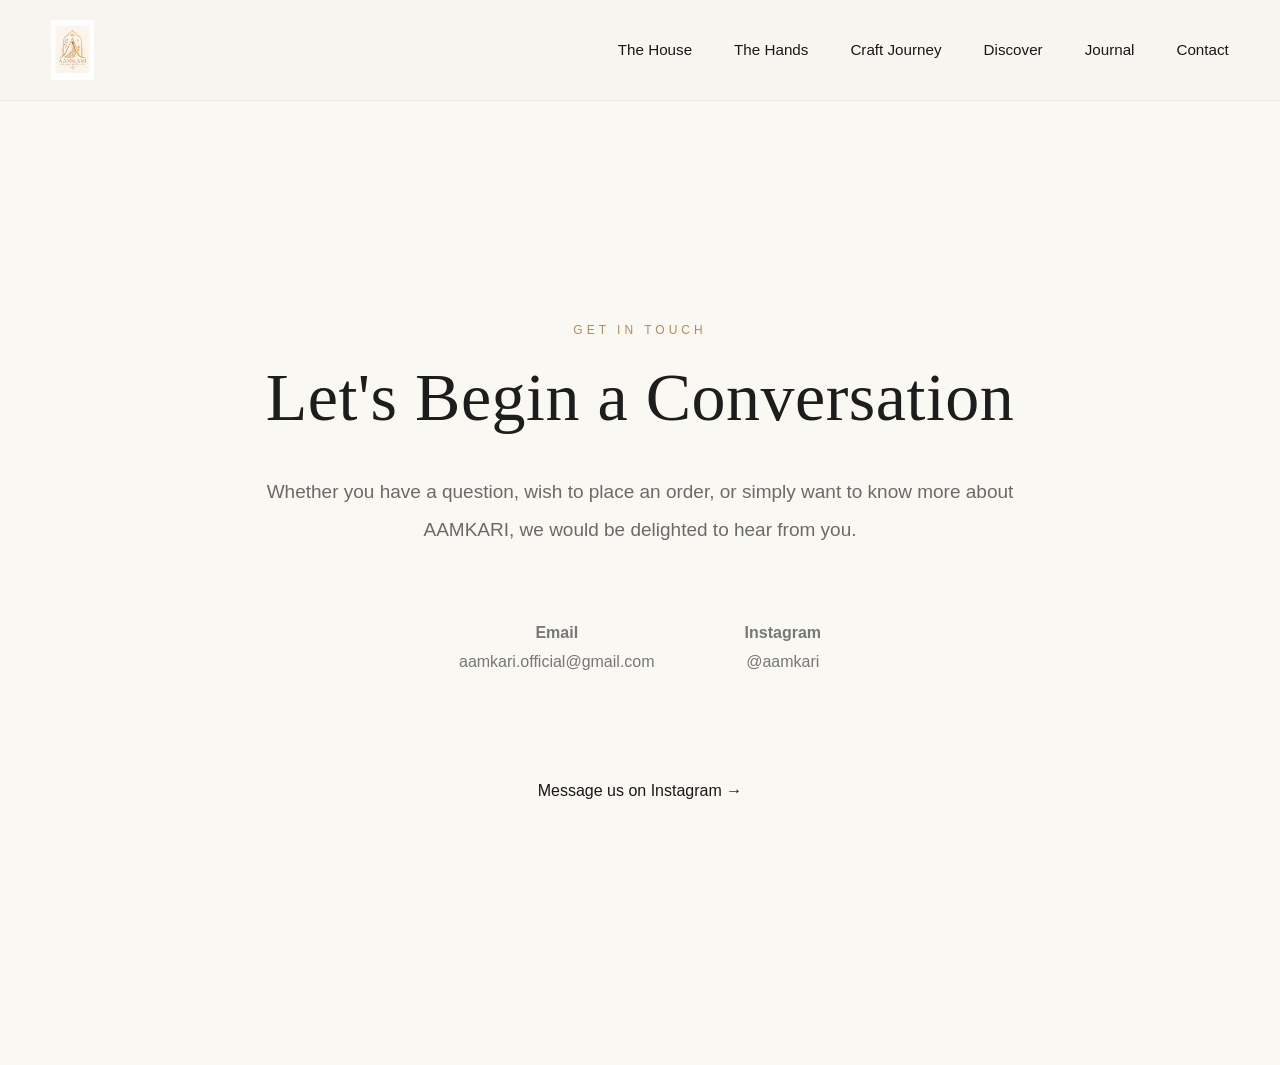
<file: contact.html>
<!DOCTYPE html>
<html lang="en">

<head>

<meta charset="UTF-8">

<meta name="viewport" content="width=device-width, initial-scale=1.0">

<title>Contact | AAMKARI</title>

<link rel="stylesheet" href="style.css">

</head>

<body>

<header class="navbar">

<div class="container nav-container">

<a href="#" class="logo">

<img
src="assets/logo/aamkari-logo.jpg"
alt="AAMKARI Logo">

</a>

<nav class="desktop-nav">

<ul>

<li><a href="about.html" class="active">The House</a></li>

<li><a href="#artisans">The Hands</a></li>

<li><a href="#craft">Craft Journey</a></li>

<li><a href="https://instagram.com/aamkari" target="_blank">Discover</a></li>

<li><a href="#journal">Journal</a></li>

<li><a href="#contact">Contact</a></li>

</ul>

</nav>

<button
class="menu-btn"
id="menuBtn">

<span></span>

<span></span>

<span></span>

</button>

</div>

</header>

<div class="mobile-menu" id="mobileMenu">

<nav>

<a href="about.html">The House</a>

<a href="#artisans">The Hands</a>

<a href="#craft">Craft Journey</a>

<a href="https://instagram.com/aamkari.com" target="_blank">Collections</a>

<a href="#journal">Journal</a>

<a href="#contact">Contact</a>

</nav>

</div> 


<main class="contact-page">

<section class="contact-hero">

<p class="story-label">GET IN TOUCH</p>

<h1>Let's Begin a Conversation</h1>

<p class="contact-text">
Whether you have a question, wish to place an order,
or simply want to know more about AAMKARI,
we would be delighted to hear from you.
</p>

<div class="contact-details">

<p><strong>Email</strong><br>
aamkari.official@gmail.com</p>

<p><strong>Instagram</strong><br>
@aamkari</p>


</div>

<a href="https://instagram.com/aamkari"
target="_blank"
class="discover-btn">
Message us on Instagram →
</a>

</section>

</main>


<script src="script.js"></script>

</body>

</html>
</file>
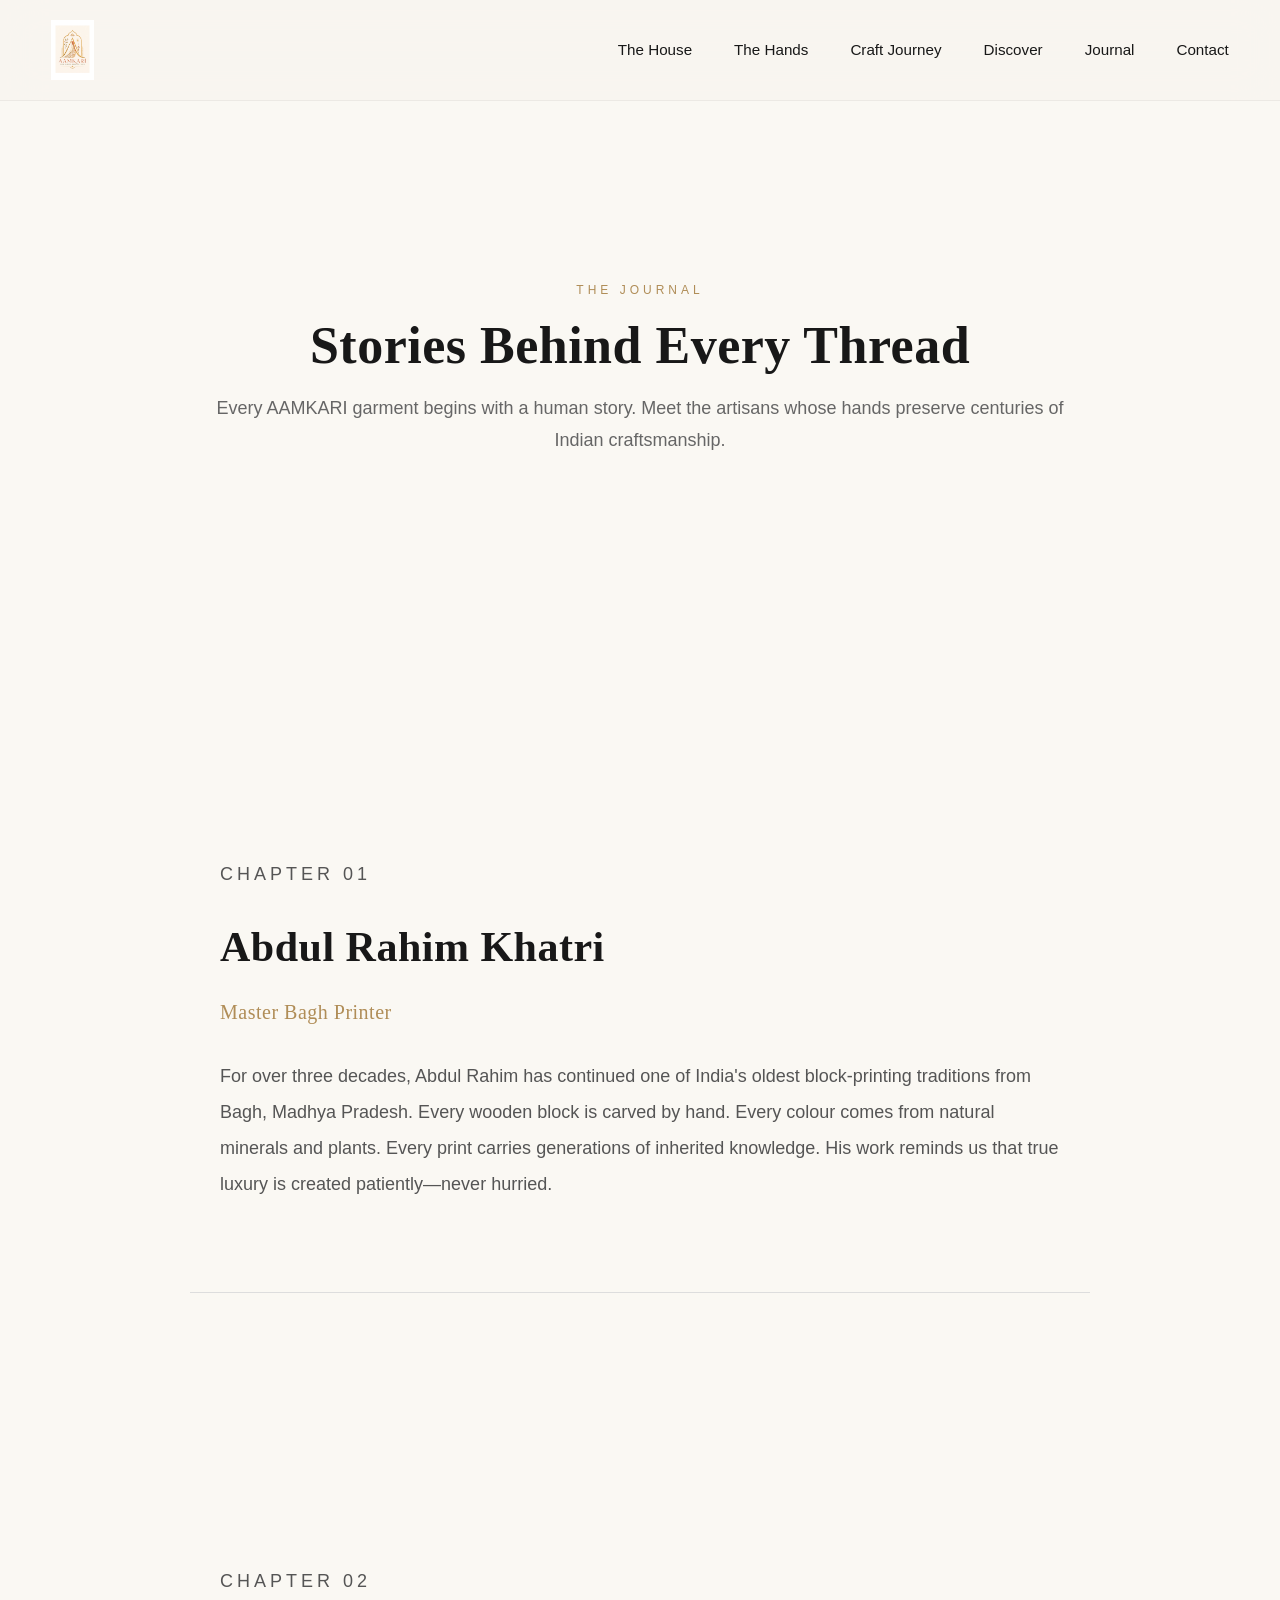
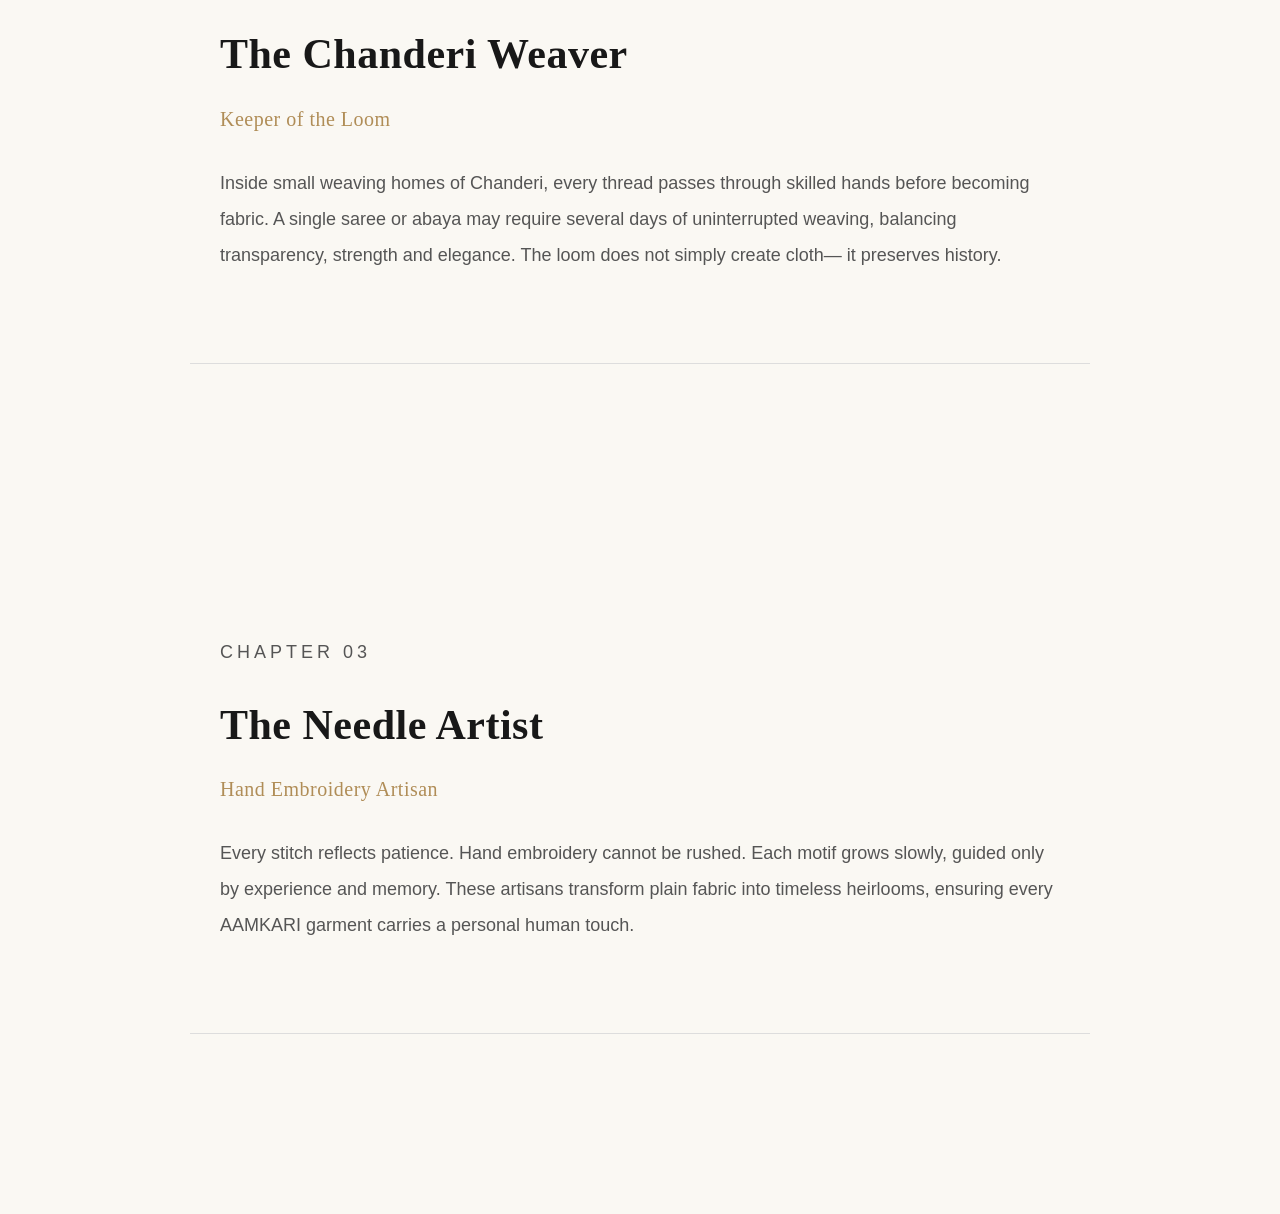
<file: journal.html>
<!DOCTYPE html>
<html lang="en">

<head>

<meta charset="UTF-8">

<meta name="viewport" content="width=device-width, initial-scale=1.0">

<title>Journal | AAMKARI</title>

<link rel="stylesheet" href="style.css">

</head>

<body>

<header class="navbar">

<div class="container nav-container">

<a href="#" class="logo">

<img
src="assets/logo/aamkari-logo.jpg"
alt="AAMKARI Logo">

</a>

<nav class="desktop-nav">

<ul>

<li><a href="about.html" class="active">The House</a></li>

<li><a href="#artisans">The Hands</a></li>

<li><a href="crafts.html">Craft Journey</a></li>

<li><a href="https://instagram.com/aamkari" target="_blank">Discover</a></li>

<li><a href="journal.html">Journal</a></li>

<li><a href="contact.html">Contact</a></li>

</ul>

</nav>

<button
class="menu-btn"
id="menuBtn">

<span></span>

<span></span>

<span></span>

</button>

</div>

</header>

<div class="mobile-menu" id="mobileMenu">

<nav>

<a href="about.html">The House</a>

<a href="#artisans">The Hands</a>

<a href="crafts.html">Craft Journey</a>

<a href="https://instagram.com/aamkari.com" target="_blank">Collections</a>

<a href="journal.html">Journal</a>

<a href="contact.html">Contact</a>

</nav>

</div> 








<main class="journal-page">

<section class="journal-hero">
<p class="story-label">THE JOURNAL</p>

<h1>Stories Behind Every Thread</h1>

<p class="journal-intro">
Every AAMKARI garment begins with a human story.
Meet the artisans whose hands preserve centuries of Indian craftsmanship.
</p>

</section>



<section id="abdul-rahim" class="journal-story">

<div class="journal-content">

<p class="chapter">CHAPTER 01</p>

<h2>Abdul Rahim Khatri</h2>

<h3>Master Bagh Printer</h3>

<p>

For over three decades, Abdul Rahim has continued one of India's oldest
block-printing traditions from Bagh, Madhya Pradesh.

Every wooden block is carved by hand.
Every colour comes from natural minerals and plants.
Every print carries generations of inherited knowledge.

His work reminds us that true luxury is created patiently—never hurried.

</p>

</div>

</section>



<section id="master-weaver" class="journal-story">

<div class="journal-content">

<p class="chapter">CHAPTER 02</p>

<h2>The Chanderi Weaver</h2>

<h3>Keeper of the Loom</h3>

<p>

Inside small weaving homes of Chanderi,
every thread passes through skilled hands before becoming fabric.

A single saree or abaya may require several days of uninterrupted weaving,
balancing transparency, strength and elegance.

The loom does not simply create cloth—
it preserves history.

</p>

</div>

</section>



<section id="embroidery" class="journal-story">

<div class="journal-content">

<p class="chapter">CHAPTER 03</p>

<h2>The Needle Artist</h2>

<h3>Hand Embroidery Artisan</h3>

<p>

Every stitch reflects patience.

Hand embroidery cannot be rushed.
Each motif grows slowly,
guided only by experience and memory.

These artisans transform plain fabric into timeless heirlooms,
ensuring every AAMKARI garment carries a personal human touch.

</p>

</div>

</section>

</main>
</file>
<file: style.css>
/*=========================================
AAMKARI WEBSITE V2
GLOBAL DESIGN SYSTEM
==========================================*/

:root{

--background:#F8F5F0;
--surface:#FFFFFF;
--text:#181818;
--muted:#777777;
--gold:#B08A45;
--gold-light:#D8B97A;
--border:#E7E1D6;

--transition:.45s ease;
--radius:22px;

--shadow:0 20px 60px rgba(0,0,0,.08);

--container:1240px;

}

*{
margin:0;
padding:0;
box-sizing:border-box;
}

html{

scroll-behavior:smooth;

}

body{

background:var(--background);

font-family:"Inter",sans-serif;

color:var(--text);

line-height:1.8;

overflow-x:hidden;

}

.hero {
   position: relative;
   overflow: hidden;
   background: #F8F5F0;
}

.hero::before {
   content: "";
   position: absolute;
   inset: 0;

   background-image: url("assets/images/hero-watermark.jpg");
   background-repeat: no-repeat;
   background-position: center center;
   background-size: cover;

   opacity: 0.18;
   z-index: 0;
}

.hero > * {
   position: relative;
   z-index: 1;
}








img{

max-width:100%;

display:block;

}

a{

text-decoration:none;

color:inherit;

}

ul{

list-style:none;

}

.container{

width:min(92%,var(--container));

margin:auto;

}

/*=========================================
TYPOGRAPHY
==========================================*/

h1,h2,h3,h4{

font-family:"Cormorant Garamond",serif;

font-weight:600;

letter-spacing:.5px;

}

h1{

font-size:clamp(3.5rem,8vw,6.5rem);

line-height:1;

}

h2{

font-size:clamp(2.6rem,5vw,4.5rem);

margin-bottom:20px;

}

h3{

font-size:2rem;

}

p{

font-size:1rem;

color:var(--muted);

}

/*=========================================
BUTTONS
==========================================*/

.primary-button{

display:inline-flex;

align-items:center;

justify-content:center;

padding:16px 34px;

background:var(--gold);

color:white;

border-radius:100px;

font-weight:600;

transition:var(--transition);

}

.primary-button:hover{

background:#8D6A31;

transform:translateY(-3px);

}

.secondary-button{

display:inline-flex;

padding:16px 34px;

border:1px solid var(--gold);

border-radius:100px;

transition:var(--transition);

}

.secondary-button:hover{

background:var(--gold);

color:white;

}

/*=========================================
NAVIGATION
==========================================*/

.navbar{

position:fixed;

top:0;

left:0;

width:100%;

z-index:1000;

padding:20px 0;

background:rgba(248,245,240,.82);

backdrop-filter:blur(20px);

border-bottom:1px solid rgba(0,0,0,.05);

transition:var(--transition);

}

.nav-container{

display:flex;

align-items:center;

justify-content:space-between;

}

.logo img{

height:60px;

}

.desktop-nav ul{

display:flex;

gap:42px;

align-items:center;

}

.desktop-nav a{

font-size:.95rem;

font-weight:500;

position:relative;

}

.desktop-nav a::after{

content:"";

position:absolute;

left:0;

bottom:-8px;

width:0;

height:2px;

background:var(--gold);

transition:.35s;

}

.desktop-nav a:hover::after{

width:100%;

}

/*=========================================
HAMBURGER
==========================================*/

.menu-btn{

display:none;

background:none;

border:none;

cursor:pointer;

width:42px;

height:42px;

position:relative;

}

.menu-btn span{

position:absolute;

left:0;

width:100%;

height:2px;

background:#222;

transition:.35s;

}

.menu-btn span:nth-child(1){

top:10px;

}

.menu-btn span:nth-child(2){

top:20px;

}

.menu-btn span:nth-child(3){

top:30px;

}

/*=========================================
MOBILE MENU
==========================================*/

.mobile-menu{

position:fixed;

top:0;

right:-100%;

width:100%;

height:100vh;

background:rgba(248,245,240,.98);

backdrop-filter:blur(40px);

display:flex;

align-items:center;

justify-content:center;

transition:.6s ease;

z-index:999;

}

.mobile-menu.active{

right:0;

}

.mobile-menu nav{

display:flex;

flex-direction:column;

gap:28px;

text-align:center;

}

.mobile-menu a{

font-family:"Cormorant Garamond",serif;

font-size:2.2rem;

}
/*=========================================
HERO
==========================================*/

.hero{

position:relative;

min-height:100vh;

display:flex;

align-items:center;

justify-content:center;

padding:180px 0 120px;

overflow:hidden;

background:
linear-gradient(
180deg,
rgba(248,245,240,.96),
rgba(248,245,240,.98)
),
url("assets/images/hero/hero.jpg");

background-size:cover;

background-position:center;

background-repeat:no-repeat;

}

.hero::before{

content:"";

position:absolute;

inset:0;

background:

radial-gradient(circle at top right,
rgba(176,138,69,.12),
transparent 45%),

radial-gradient(circle at bottom left,
rgba(176,138,69,.08),
transparent 40%);

pointer-events:none;

}

.hero-overlay{

position:absolute;

inset:0;

background:

linear-gradient(
180deg,
rgba(255,255,255,.08),
rgba(255,255,255,.65)
);

}

.hero-container{

position:relative;

z-index:2;

display:flex;

align-items:center;

justify-content:center;

text-align:center;

}

.hero-content{

max-width:900px;

margin:auto;

}

.hero-overline{

letter-spacing:6px;

text-transform:uppercase;

font-size:.9rem;

color:var(--gold);

margin-bottom:26px;

font-weight:600;

}

.hero h1{

margin-bottom:34px;

max-width:900px;

margin-left:auto;

margin-right:auto;

}

.hero-description{

max-width:700px;

margin:auto;

font-size:1.12rem;

line-height:2;

margin-bottom:50px;

color:#666;

}

.hero-buttons{

display:flex;

justify-content:center;

gap:22px;

flex-wrap:wrap;

}

.scroll-indicator{

position:absolute;

bottom:35px;

left:50%;

transform:translateX(-50%);

font-size:.75rem;

letter-spacing:4px;

color:var(--gold);

display:flex;

flex-direction:column;

align-items:center;

gap:12px;

animation:float 2.5s infinite;

}

.scroll-indicator::after{

content:"";

width:1px;

height:45px;

background:var(--gold);

opacity:.6;

}

@keyframes float{

0%{

transform:translate(-50%,0);

}

50%{

transform:translate(-50%,10px);

}

100%{

transform:translate(-50%,0);

}

}

/*=========================================
SECTION INTRO
==========================================*/

section{

padding:140px 0;

position:relative;

}

.section-intro{

text-align:center;

margin-bottom:60px;

}

.section-intro span{

display:inline-block;

font-size:.8rem;

letter-spacing:5px;

color:var(--gold);

margin-bottom:16px;

text-transform:uppercase;

font-weight:600;

}

.section-intro h2{

margin-bottom:20px;

}

.section-copy{

max-width:760px;

margin:auto;

text-align:center;

font-size:1.05rem;

line-height:2;

}
/*=========================================
THE HOUSE
==========================================*/

.house-section{

background:#FCFAF7;

}

.house-copy{

max-width:900px;

margin:0 auto 80px;

text-align:center;

font-size:1.12rem;

line-height:2.1;

}

.house-values{

display:grid;

grid-template-columns:repeat(3,1fr);

gap:35px;

}

.value-card{

background:#fff;

padding:55px 40px;

border-radius:24px;

border:1px solid var(--border);

transition:var(--transition);

box-shadow:0 15px 50px rgba(0,0,0,.04);

text-align:center;

}

.value-card:hover{

transform:translateY(-12px);

box-shadow:0 30px 80px rgba(0,0,0,.08);

}

.value-card h3{

margin-bottom:18px;

color:var(--gold);

}

/*=========================================
ARTISANS
==========================================*/

.artisans-section{

background:#F7F3EC;

}

.artisan-grid{

display:grid;

grid-template-columns:repeat(3,1fr);

gap:40px;

margin-top:70px;

}

.artisan-card{

background:white;

border-radius:28px;

overflow:hidden;

transition:.45s;

box-shadow:0 20px 60px rgba(0,0,0,.05);

}

.artisan-card:hover{

transform:translateY(-14px);

}

.artisan-image{

height:360px;

overflow:hidden;

}

.artisan-image img{

width:100%;

height:100%;

object-fit:cover;

transition:.8s;

}

.artisan-card:hover img{

transform:scale(1.08);

}

.artisan-card h3{

padding:28px 30px 10px;

}

.artisan-title{

padding:0 30px;

color:var(--gold);

font-weight:600;

margin-bottom:16px;

}

.artisan-card p{

padding:0 30px;

}

.artisan-card a{

display:inline-block;

padding:30px;

font-weight:600;

color:var(--gold);

}

/*=========================================
CRAFT TIMELINE
==========================================*/

.craft-section{

background:#fff;

}

.timeline{

display:grid;

grid-template-columns:repeat(4,1fr);

gap:30px;

margin-top:70px;

}

.timeline-item{

text-align:center;

padding:45px 30px;

border:1px solid var(--border);

border-radius:22px;

transition:.45s;

}

.timeline-item:hover{

background:var(--gold);

color:white;

transform:translateY(-10px);

}

.timeline-item:hover p{

color:white;

}

.timeline-item span{

font-size:3rem;

font-family:"Cormorant Garamond",serif;

color:var(--gold);

display:block;

margin-bottom:15px;

}

.timeline-item:hover span{

color:white;

}

/*=========================================
COLLECTIONS
==========================================*/

.collections-section{

background:#FCFAF7;

}

.collection-grid{

display:grid;

grid-template-columns:repeat(3,1fr);

gap:35px;

margin-top:70px;

}

.collection-card{

min-height:420px;

display:flex;

flex-direction:column;

justify-content:flex-end;

padding:45px;

border-radius:28px;

background:

linear-gradient(

180deg,

transparent,

rgba(0,0,0,.7)

),

url("assets/images/collections/placeholder.jpg");

background-size:cover;

background-position:center;

color:white;

overflow:hidden;

transition:.45s;

}

.collection-card:hover{

transform:scale(1.03);

}

.collection-card h3{

font-size:2.3rem;

margin-bottom:10px;

}

.collection-card p{

color:#eee;

}
/*=========================================
JOURNAL
==========================================*/

.journal-section{

background:#ffffff;

}

.journal-section .section-copy{

max-width:760px;

margin:0 auto 70px;

text-align:center;

}

.journal-grid{

display:grid;

grid-template-columns:repeat(3,1fr);

gap:35px;

}

.journal-card{

background:#fff;

border:1px solid var(--border);

border-radius:24px;

overflow:hidden;

transition:var(--transition);

box-shadow:0 12px 35px rgba(0,0,0,.04);

}

.journal-card:hover{

transform:translateY(-10px);

box-shadow:0 25px 60px rgba(0,0,0,.08);

}

.journal-card img{

width:100%;

height:260px;

object-fit:cover;

}

.journal-content{

padding:30px;

}

.journal-content h3{

margin-bottom:16px;

}

.journal-content a{

display:inline-block;

margin-top:20px;

color:var(--gold);

font-weight:600;

}

/*=========================================
FOUNDER
==========================================*/

.founder-section{

background:#F8F5F0;

}

.founder-wrapper{

max-width:900px;

margin:auto;

text-align:center;

background:white;

padding:80px;

border-radius:28px;

border:1px solid var(--border);

box-shadow:0 20px 60

box-shadow:0 20px 60px rgba(0,0,0,.06);

}

.founder-wrapper p{

font-size:1.12rem;

line-height:2.2;

margin-bottom:40px;

color:#555;

}

.founder-wrapper h3{

font-family:"Cormorant Garamond",serif;

font-size:2rem;

color:var(--gold);

font-weight:600;

line-height:1.6;

}

/*=========================================
NEWSLETTER
==========================================*/

.newsletter-section{

background:#181818;

color:white;

text-align:center;

}

.newsletter-section h2{

color:white;

margin-bottom:20px;

}

.newsletter-section p{

max-width:680px;

margin:0 auto 50px;

color:rgba(255,255,255,.75);

}

.newsletter-form{

display:flex;

justify-content:center;

align-items:center;

gap:18px;

flex-wrap:wrap;

}

.newsletter-form input{

width:420px;

max-width:100%;

padding:18px 24px;

border:none;

border-radius:100px;

outline:none;

font-size:1rem;

}

.newsletter-form button{

cursor:pointer;

border:none;

}

/*=========================================
FOOTER
==========================================*/

.footer{

background:#111;

color:white;

padding:90px 0 40px;

}

.footer-grid{

display:grid;

grid-template-columns:2fr 1fr 1fr;

gap:70px;

margin-bottom:60px;

}

.footer-logo{

height:70px;

margin-bottom:25px;

}

.footer h4{

font-family:"Cormorant Garamond",serif;

font-size:1.5rem;

margin-bottom:24px;

color:white;

}

.footer a{

display:block;

margin-bottom:16px;

color:rgba(255,255,255,.75);

transition:.3s;

}

.footer a:hover{

color:var(--gold-light);

padding-left:6px;

}

.footer p{

color:rgba(255,255,255,.65);

}

.footer-bottom{

padding-top:35px;

border-top:1px solid rgba(255,255,255,.1);

text-align:center;

}

.footer-bottom p{

font-size:.9rem;

letter-spacing:1px;

}
/*=========================================
RESPONSIVE DESIGN
==========================================*/

@media (max-width:1200px){

.hero h1{

font-size:5rem;

}

.house-values,
.artisan-grid,
.collection-grid{

grid-template-columns:repeat(2,1fr);

}

.timeline{

grid-template-columns:repeat(2,1fr);

}

.footer-grid{

grid-template-columns:1fr 1fr;

}

}

@media (max-width:992px){

.desktop-nav{

display:none;

}

.menu-btn{

display:block;

z-index:1001;

}

.hero{

padding:160px 0 100px;

}

.hero h1{

font-size:4.2rem;

}

.hero-description{

font-size:1rem;

max-width:600px;

}

.founder-wrapper{

padding:60px 40px;

}

}

@media (max-width:768px){

section{

padding:90px 0;

}

.container{

width:92%;

}

.hero{

min-height:100svh;

padding:140px 0 80px;

}

.hero h1{

font-size:3rem;

line-height:1.1;

}

.hero-overline{

letter-spacing:3px;

font-size:.75rem;

}

.hero-description{

font-size:.95rem;

line-height:1.9;

}

.hero-buttons{

flex-direction:column;

align-items:center;

}

.primary-button,
.secondary-button{

width:100%;

max-width:320px;

}

.house-values,
.artisan-grid,
.collection-grid,
.timeline,
.journal-grid,
.footer-grid{

grid-template-columns:1fr;

}

.value-card,
.timeline-item,
.collection-card{

padding:35px;

}

.collection-card{

min-height:340px;

}

.artisan-image{

height:300px;

}

.newsletter-form{

flex-direction:column;

}

.newsletter-form input{

width:100%;

}

.founder-wrapper{

padding:45px 28px;

}

.footer{

text-align:center;

}

.footer-logo{

margin:auto auto 20px;

}

}

@media (max-width:480px){

.logo img{

height:46px;

}

.hero h1{

font-size:2.35rem;

}

h2{

font-size:2.2rem;

}

.section-intro span{

letter-spacing:2px;

}

.founder-wrapper{

padding:35px 22px;

}

}

/*=========================================
LUXURY ANIMATIONS
==========================================*/

.fade-up{

opacity:0;

transform:translateY(50px);

transition:all .9s ease;

}

.fade-up.show{

opacity:1;

transform:translateY(0);

}

.scale-in{

opacity:0;

transform:scale(.95);

transition:all .8s ease;

}

.scale-in.show{

opacity:1;

transform:scale(1);

}

.gold-hover{

transition:.4s;

}

.gold-hover:hover{

color:var(--gold);

}

/*=========================================
CUSTOM SCROLLBAR
==========================================*/

::-webkit-scrollbar{

width:10px;

}

::-webkit-scrollbar-track{

background:#f2efe9;

}

::-webkit-scrollbar-thumb{

background:var(--gold);

border-radius:50px;

}

::-webkit-scrollbar-thumb:hover{

background:#8D6A31;

}

/*=========================================
SELECTION
==========================================*/

::selection{

background:var(--gold);

color:white;

}

/*=========================================
END OF STYLESHEET
==========================================*/

/*==============================
LUXURY FOOTER
==============================*/

.footer{

background:#0f0f0f;

padding:90px 0 35px;

color:#f6f2eb;

}

.footer-grid{

display:grid;

grid-template-columns:2fr 1fr 1fr 1fr;

gap:60px;

}

.footer-logo{

width:90px;

margin-bottom:20px;

transition:.4s;

}

.footer-logo:hover{

transform:scale(1.08);

}

.footer-brand h2{

font-size:2.1rem;

letter-spacing:5px;

margin-bottom:18px;

}

.footer-brand p{

line-height:1.8;

color:#d0c8bc;

max-width:340px;

}

.heritage-seal{

display:inline-block;

margin-top:25px;

padding:10px 20px;

border:1px solid #b88a45;

border-radius:40px;

color:#b88a45;

font-size:.9rem;

}

.footer-column{

display:flex;

flex-direction:column;

}

.footer-column h3{

margin-bottom:18px;

color:#b88a45;

letter-spacing:2px;

text-transform:uppercase;

font-size:.95rem;

}

.footer-column a{

color:#ece7de;

text-decoration:none;

margin:8px 0;

transition:.35s;

}

.footer-column a:hover{

color:#b88a45;

padding-left:8px;

}

.newsletter{

margin-top:80px;

text-align:center;

}

.newsletter h3{

font-size:2rem;

margin-bottom:12px;

}

.newsletter p{

max-width:650px;

margin:auto;

line-height:1.8;

color:#cfc8bc;

}

.newsletter-form{

margin-top:30px;

display:flex;

justify-content:center;

gap:12px;

flex-wrap:wrap;

}

.newsletter-form input{

padding:15px 20px;

width:320px;

border:none;

outline:none;

background:#1c1c1c;

color:white;

}

.newsletter-form button{

padding:15px 32px;

background:#b88a45;

border:none;

cursor:pointer;

font-weight:600;

transition:.35s;

}

.newsletter-form button:hover{

background:#d5aa5d;

}

.footer-divider{

margin:70px 0 30px;

border:none;

border-top:1px solid rgba(255,255,255,.12);

}

.footer-bottom{

display:flex;

justify-content:space-between;

align-items:center;

flex-wrap:wrap;

}

.back-to-top{

width:46px;

height:46px;

border-radius:50%;

border:none;

background:#b88a45;

color:white;

cursor:pointer;

font-size:20px;

transition:.35s;

}

.back-to-top:hover{

transform:translateY(-6px);

}

@media(max-width:900px){

.footer-grid{

grid-template-columns:1fr;

text-align:center;

}

.footer-column{

align-items:center;

}

.footer-brand p{

margin:auto;

}

.footer-bottom{

justify-content:center;

gap:25px;

}

}

/*==================================================
SIGNATURE CRAFTS
==================================================*/

.signature-crafts{

padding:120px 8%;

background:#faf8f4;

}

.section-heading{

text-align:center;

max-width:760px;

margin:0 auto 90px;

}

.section-heading .eyebrow{

display:inline-block;

letter-spacing:4px;

font-size:.85rem;

color:#b88a45;

text-transform:uppercase;

margin-bottom:15px;

}

.section-heading h2{

font-size:3.2rem;

margin-bottom:25px;

font-family:"Cormorant Garamond",serif;

color:#151515;

}

.section-heading p{

font-size:1.05rem;

line-height:1.9;

color:#666;

}

.craft-row{

display:grid;

grid-template-columns:1.15fr 1fr;

gap:70px;

align-items:center;

margin-bottom:120px;

}

.craft-row.reverse{

grid-template-columns:1fr 1.15fr;

}

.craft-row.reverse .craft-image{

order:2;

}

.craft-row.reverse .craft-content{

order:1;

}

.craft-image{

overflow:hidden;

border-radius:18px;

box-shadow:0 20px 60px rgba(0,0,0,.12);

}

.craft-image img{

width:100%;

display:block;

transition:.8s ease;

}

.craft-image:hover img{

transform:scale(1.06);

}

.craft-content span{

display:block;

margin-bottom:12px;

font-size:.85rem;

letter-spacing:3px;

text-transform:uppercase;

color:#b88a45;

}

.craft-content h3{

font-size:2.5rem;

margin-bottom:22px;

font-family:"Cormorant Garamond",serif;

color:#181818;

}

.craft-content p{

line-height:2;

color:#666;

margin-bottom:35px;

font-size:1rem;

}

.craft-btn{

display:inline-block;

padding:15px 32px;

background:#111;

color:white;

text-decoration:none;

border-radius:40px;

transition:.35s;

letter-spacing:1px;

}

.craft-btn:hover{

background:#b88a45;

transform:translateY(-3px);

}

@media(max-width:1000px){

.craft-row,

.craft-row.reverse{

grid-template-columns:1fr;

}

.craft-row.reverse .craft-image,

.craft-row.reverse .craft-content{

order:unset;

}

.craft-content{

text-align:center;

}

}

@media(max-width:768px){

.signature-crafts{

padding:90px 24px;

}

.section-heading h2{

font-size:2.3rem;

}

.craft-content h3{

font-size:2rem;

}

.craft-row{

gap:40px;

margin-bottom:80px;

}

}

/*=========================================
CRAFT ANIMATION
=========================================*/

.craft-row{

opacity:0;

transform:translateY(80px);

transition:all 1s ease;

}

.craft-row.show-craft{

opacity:1;

transform:translateY(0);

}

/*=========================================
COLLECTIONS PAGE
=========================================*/

.collections-hero{

height:75vh;

display:flex;

justify-content:center;

align-items:center;

position:relative;

background:url("assets/images/collections-banner.jpg") center/cover no-repeat;

overflow:hidden;

}

.collections-overlay{

position:absolute;

top:0;

left:0;

width:100%;

height:100%;

background:rgba(0,0,0,.45);

}

.collections-content{

position:relative;

z-index:2;

text-align:center;

color:white;

padding:20px;

}

.collections-content span{

letter-spacing:4px;

font-size:.9rem;

text-transform:uppercase;

color:#d8b36a;

}

.collections-content h1{

font-size:4rem;

margin:20px 0;

font-family:"Cormorant Garamond",serif;

}

.collections-content p{

max-width:700px;

margin:auto;

line-height:1.8;

font-size:1.05rem;

}

.collections-grid{

padding:120px 8%;

background:#faf8f4;

}

.collection-cards{

display:grid;

grid-template-columns:repeat(2,1fr);

gap:50px;

margin-top:70px;

}

.collection-card{

background:white;

border-radius:18px;

overflow:hidden;

box-shadow:0 18px 45px rgba(0,0,0,.08);

transition:.4s ease;

}

.collection-card:hover{

transform:translateY(-10px);

}

.collection-card img{

width:100%;

height:420px;

object-fit:cover;

transition:.6s;

}

.collection-card:hover img{

transform:scale(1.05);

}

.collection-info{

padding:35px;

}

.collection-info span{

display:block;

letter-spacing:3px;

text-transform:uppercase;

font-size:.8rem;

color:#b88a45;

margin-bottom:10px;

}

.collection-info h3{

font-size:2rem;

font-family:"Cormorant Garamond",serif;

margin-bottom:18px;

color:#151515;

}

.collection-info p{

line-height:1.8;

color:#666;

margin-bottom:25px;

}

.collection-info a{

text-decoration:none;

color:#b88a45;

font-weight:600;

transition:.3s;

}

.collection-info a:hover{

padding-left:8px;

}

@media(max-width:900px){

.collection-cards{

grid-template-columns:1fr;

}

.collections-content h1{

font-size:2.8rem;

}

.collection-card img{

height:320px;

}

}

@media(max-width:768px){

.collections-grid{

padding:90px 24px;

}

.collections-hero{

height:60vh;

}

.collections-content h1{

font-size:2.3rem;

}

}

/*=========================================
COLLECTION CARD ANIMATION
=========================================*/

.collection-card{

opacity:1;

transform:none;

transition:transform 0.35s ease, box-shadow 0.35s ease;

}

/*=========================================
ABOUT PAGE
=========================================*/

.about-hero{

height:90vh;

background:url("assets/backgrounds/about-hero.jpg") center/cover no-repeat;

position:relative;

display:flex;

align-items:center;

justify-content:center;

overflow:hidden;

}

.about-overlay{

position:absolute;

inset:0;

background:rgba(0,0,0,.45);

}

.about-content{

position:relative;

z-index:2;

text-align:center;

max-width:900px;

padding:20px;

color:#fff;

}

.about-content span{

display:block;

letter-spacing:5px;

text-transform:uppercase;

font-size:.9rem;

color:#d8b36a;

margin-bottom:20px;

}

.about-content h1{

font-family:"Cormorant Garamond",serif;

font-size:4.5rem;

font-weight:600;

line-height:1.15;

margin-bottom:30px;

}

.about-content p{

font-size:1.15rem;

line-height:2;

max-width:700px;

margin:auto;

opacity:.92;

}

/*=========================================
HOUSE INTRO
=========================================*/

.house-intro{

padding:120px 10%;

display:grid;

grid-template-columns:1fr 2fr;

gap:80px;

background:#faf8f4;

align-items:start;

}

.house-left h2{

font-family:"Cormorant Garamond",serif;

font-size:3.5rem;

color:#1c1c1c;

position:sticky;

top:120px;

}

.house-right p{

font-size:1.08rem;

line-height:2;

margin-bottom:30px;

color:#555;

}

/*=========================================
FOUNDER STORY
=========================================*/

.founder-story{

padding:120px 10%;

display:grid;

grid-template-columns:1fr 1fr;

gap:80px;

align-items:center;

background:#ffffff;

}

.founder-image img{

width:100%;

border-radius:8px;

display:block;

box-shadow:0 30px 70px rgba(0,0,0,.12);

transition:.5s;

}

.founder-image img:hover{

transform:scale(1.02);

}

.eyebrow{

display:inline-block;

letter-spacing:4px;

text-transform:uppercase;

font-size:.85rem;

color:#b78a3f;

margin-bottom:20px;

}

.founder-content h2{

font-family:"Cormorant Garamond",serif;

font-size:3.4rem;

line-height:1.2;

margin-bottom:30px;

color:#222;

}

.founder-content p{

font-size:1.05rem;

line-height:2;

color:#555;

margin-bottom:25px;

}

/*=========================================
PHILOSOPHY
=========================================*/

.philosophy{

padding:120px 10%;

background:#f8f6f2;

}

.section-heading{

text-align:center;

margin-bottom:70px;

}

.section-heading h2{

font-family:"Cormorant Garamond",serif;

font-size:3.6rem;

line-height:1.2;

color:#222;

margin-top:20px;

}

.philosophy-grid{

display:grid;

grid-template-columns:repeat(3,1fr);

gap:40px;

}

.philosophy-card{

background:white;

padding:40px;

border-radius:10px;

text-align:center;

box-shadow:0 15px 40px rgba(0,0,0,.06);

transition:.4s;

}

.philosophy-card:hover{

transform:translateY(-10px);

box-shadow:0 25px 60px rgba(0,0,0,.12);

}

.philosophy-card img{

width:100%;

height:240px;

object-fit:cover;

border-radius:8px;

margin-bottom:25px;

}

.philosophy-card h3{

font-family:"Cormorant Garamond",serif;

font-size:2rem;

margin-bottom:18px;

color:#222;

}

.philosophy-card p{

line-height:1.9;

font-size:1rem;

color:#666;

}

/*=========================================
ABOUT PAGE RESPONSIVE
=========================================*/

@media (max-width:1100px){

.house-intro{

grid-template-columns:1fr;

gap:40px;

}

.house-left h2{

position:static;

}

.founder-story{

grid-template-columns:1fr;

gap:50px;

}

.philosophy-grid{

grid-template-columns:1fr;

}

}

@media (max-width:768px){

.about-hero{

height:70vh;

padding:30px;

}

.about-content h1{

font-size:2.8rem;

}

.about-content p{

font-size:1rem;

line-height:1.8;

}

.house-intro{

padding:80px 30px;

}

.house-left h2{

font-size:2.5rem;

}

.founder-story{

padding:80px 30px;

}

.founder-content h2{

font-size:2.5rem;

}

.philosophy{

padding:80px 30px;

}

.section-heading h2{

font-size:2.5rem;

}

.philosophy-card{

padding:30px;

}

.philosophy-card img{

height:220px;

}

}

/*=========================================
LUXURY ANIMATIONS
=========================================*/

.house-intro,
.founder-story,
.philosophy{

animation:fadeUp 1.2s ease;

}

@keyframes fadeUp{

from{

opacity:0;

transform:translateY(40px);

}

to{

opacity:1;

transform:translateY(0);

}

}
/*==================================================
CRAFTSMANSHIP PAGE
==================================================*/

.craft-hero{
height:90vh;
background:url("assets/backgrounds/craft-hero.jpg") center/cover no-repeat;
position:relative;
display:flex;
justify-content:center;
align-items:center;
text-align:center;
overflow:hidden;
}

.craft-overlay{
position:absolute;
top:0;
left:0;
width:100%;
height:100%;
background:rgba(0,0,0,.45);
}

.craft-content{
position:relative;
z-index:2;
color:white;
max-width:850px;
padding:20px;
}

.craft-content span{

display:block;

letter-spacing:5px;

text-transform:uppercase;

color:#D6B16E;

margin-bottom:20px;

font-size:.9rem;

}

.craft-content h1{

font-family:"Cormorant Garamond",serif;

font-size:4.8rem;

font-weight:600;

margin-bottom:30px;

line-height:1.1;

}

.craft-content p{

font-size:1.15rem;

line-height:2;

opacity:.9;

}



/*==================================================
INTRO
==================================================*/

.craft-intro{

display:grid;

grid-template-columns:1fr 2fr;

gap:90px;

padding:130px 10%;

background:#faf8f4;

}

.craft-left h2{

font-family:"Cormorant Garamond",serif;

font-size:3.7rem;

color:#1c1c1c;

}

.craft-right p{

font-size:1.08rem;

line-height:2;

margin-bottom:28px;

color:#555;

}



/*==================================================
CRAFT BLOCKS
==================================================*/

.craft-block{

display:grid;

grid-template-columns:1fr 1fr;

gap:90px;

align-items:center;

padding:130px 10%;

background:white;

}

.craft-block.reverse{

direction:rtl;

}

.craft-block.reverse>*{

direction:ltr;

}

.craft-image img{

width:100%;

border-radius:10px;

display:block;

box-shadow:0 25px 60px rgba(0,0,0,.12);

transition:.6s;

}

.craft-image img:hover{

transform:scale(1.03);

}

.craft-text h2{

font-family:"Cormorant Garamond",serif;

font-size:3.3rem;

line-height:1.2;

margin-bottom:25px;

color:#222;

}

.craft-text p{

line-height:2;

font-size:1.05rem;

color:#666;

}

/*==================================================
ARTISAN SECTION
==================================================*/

.artisan-section{

display:grid;

grid-template-columns:1fr 1fr;

gap:90px;

padding:130px 10%;

background:#f8f6f2;

align-items:center;

}

.artisan-image img{

width:100%;

border-radius:10px;

display:block;

box-shadow:0 25px 60px rgba(0,0,0,.12);

transition:.5s;

}

.artisan-image img:hover{

transform:scale(1.03);

}

.artisan-content h2{

font-family:"Cormorant Garamond",serif;

font-size:3.3rem;

margin-bottom:25px;

color:#222;

line-height:1.2;

}

.artisan-content p{

font-size:1.05rem;

line-height:2;

color:#666;

}



/*==================================================
LUXURY ANIMATIONS
==================================================*/

.craft-block,
.artisan-section,
.craft-intro{

animation:fadeCraft 1.2s ease;

}

@keyframes fadeCraft{

from{

opacity:0;

transform:translateY(50px);

}

to{

opacity:1;

transform:translateY(0);

}

}



/*==================================================
RESPONSIVE
==================================================*/

@media(max-width:1100px){

.craft-intro{

grid-template-columns:1fr;

gap:40px;

}

.craft-block{

grid-template-columns:1fr;

}

.craft-block.reverse{

direction:ltr;

}

.artisan-section{

grid-template-columns:1fr;

}

}

@media(max-width:768px){

.craft-hero{

height:70vh;

}

.craft-content h1{

font-size:2.8rem;

}

.craft-intro,
.craft-block,
.artisan-section{

padding:80px 30px;

}

.craft-left h2,
.craft-text h2,
.artisan-content h2{

font-size:2.5rem;

}

}

/*=========================================
AAMKARI PRELOADER
=========================================*/

#preloader{

position:fixed;

top:0;

left:0;

width:100%;

height:100vh;

background:#F8F5EF;

display:flex;

justify-content:center;

align-items:center;

z-index:99999;

transition:opacity 1s ease, visibility 1s ease;

}

#preloader.hide{

opacity:0;

visibility:hidden;

pointer-events:none;

}

.loader-content{

text-align:center;

animation:loaderFade 2s ease;

}

.loader-logo{

width:260px;

height:auto;

margin-bottom:35px;

animation:logoFloat 2.8s ease-in-out infinite alternate;

}

.loader-content h2{

font-family:"Cormorant Garamond",serif;

font-size:2rem;

font-weight:600;

letter-spacing:4px;

color:#1f1f1f;

margin-bottom:18px;

}

.loader-content p{

font-family:"Inter",sans-serif;

font-size:0.95rem;

letter-spacing:2px;

text-transform:uppercase;

color:#B68A3F;

}

/* Elegant fade */

@keyframes loaderFade{

0%{

opacity:0;

transform:translateY(20px);

}

100%{

opacity:1;

transform:translateY(0);

}

}

/* Gentle breathing animation */

@keyframes logoFloat{

0%{

transform:scale(.96);

opacity:.92;

}

100%{

transform:scale(1);

opacity:1;

}

}

/* Mobile */

@media(max-width:768px){

.loader-logo{

width:100px;

}

.loader-content h2{

font-size:1.35rem;

letter-spacing:2px;

}

.loader-content p{

font-size:.75rem;

letter-spacing:1px;

}

}

.product-page{

display:flex;

padding:120px 8%;

gap:80px;

align-items:flex-start;

background:#faf8f3;

}

.product-gallery{

flex:1;

}

.main-image img{

width:100%;

border-radius:18px;

}

.thumbnail-gallery{

display:flex;

gap:15px;

margin-top:20px;

}

.thumbnail-gallery img{

width:90px;

height:120px;

object-fit:cover;

cursor:pointer;

border-radius:12px;

transition:.35s;

}

.thumbnail-gallery img:hover{

transform:scale(1.08);

}

.product-info{

flex:1;

}

.collection-label{

letter-spacing:4px;

font-size:12px;

color:#8b7355;

margin-bottom:10px;

}

.product-info h1{

font-size:60px;

margin-bottom:10px;

}

.product-info h2{

font-size:22px;

font-weight:400;

margin-bottom:20px;

}

.price{

font-size:32px;

margin-bottom:30px;

}

.story{

line-height:1.9;

margin-bottom:40px;

max-width:520px;

}

.sizes button,

.lengths button{

padding:12px 22px;

margin:8px;

background:white;

border:1px solid #ddd;

cursor:pointer;

transition:.3s;

}

.sizes button:hover,

.lengths button:hover{

background:#111;

color:white;

}

.add-cart{

margin-top:40px;

padding:18px 40px;

background:#111;

color:white;

border:none;

font-size:16px;

cursor:pointer;

letter-spacing:2px;

}

.product-story{

padding:140px 10%;

background:white;

text-align:center;

}

.story-container{

max-width:850px;

margin:auto;

}

.story-label{

letter-spacing:5px;

font-size:12px;

color:#a88b5b;

margin-bottom:20px;

}

.product-story h2{

font-size:56px;

margin-bottom:30px;

}

.product-story p{

font-size:20px;

line-height:2;

color:#444;

}



.fabric-section{

display:flex;

align-items:center;

gap:80px;

padding:120px 10%;

background:#faf8f3;

}

.fabric-left{

flex:1;

}

.fabric-left img{

width:100%;

border-radius:20px;

}

.fabric-right{

flex:1;

}

.fabric-right h2{

font-size:44px;

margin-bottom:25px;

}

.fabric-right p{

line-height:2;

font-size:18px;

}

.journey-section{

padding:140px 10%;

background:#faf8f3;

}

.journey-heading{

text-align:center;

max-width:700px;

margin:auto;

margin-bottom:90px;

}

.journey-heading h2{

font-size:54px;

margin:20px 0;

}

.journey-heading p{

line-height:1.9;

}

.journey-timeline{

display:grid;

grid-template-columns:repeat(auto-fit,minmax(220px,1fr));

gap:35px;

}

.journey-step{

background:white;

padding:40px;

border-radius:18px;

transition:.35s;

}

.journey-step:hover{

transform:translateY(-10px);

box-shadow:0 20px 40px rgba(0,0,0,.08);

}

.step-number{

font-size:14px;

letter-spacing:3px;

color:#b08d57;

margin-bottom:20px;

}

.journey-step h3{

margin-bottom:18px;

font-size:24px;

}

.journey-step p{

line-height:1.8;

color:#555;

}

.size-btn.active,
.length-btn.active{

background:#111;

color:white;

border-color:#111;

}

.instagram-section{
   padding:120px 10%;
   background:#f8f5ef;
   text-align:center;
}

.instagram-section h5{
   letter-spacing:4px;
   text-transform:uppercase;
   font-size:12px;
   color:#8a7b5d;
   margin-bottom:20px;
}

.instagram-section h2{
   font-size:48px;
   margin-bottom:30px;
   font-weight:300;
}

.instagram-section p{
   max-width:700px;
   margin:0 auto 40px;
   line-height:1.9;
   color:#555;
   font-size:18px;
}

.instagram-button{
   display:inline-block;
   padding:16px 36px;
   border:1px solid #111;
   text-decoration:none;
   color:#111;
   transition:.3s;
}

.instagram-button:hover{
   background:#111;
   color:#fff;
}

.contact-page{
   padding:140px 10%;
   background:#faf8f3;
   min-height:100vh;
}

.contact-hero{
   max-width:700px;
   margin:auto;
   text-align:center;
}

.contact-hero h1{
   font-size:64px;
   margin:20px 0 30px;
}

.contact-text{
   font-size:18px;
   line-height:1.9;
   color:#666;
   margin-bottom:60px;
}

.contact-details{
   margin-bottom:50px;
}

.contact-details p{
   margin-bottom:30px;
   line-height:1.8;
}

.story-label{
   letter-spacing:4px;
   font-size:12px;
   text-transform:uppercase;
   color:#8a7b5d;
}

/* ===========================
  CONTACT
=========================== */

.contact-page{
   background:#FAF8F3;
   min-height:100vh;
   padding:180px 8% 120px;
}

.contact-hero{
   max-width:760px;
   margin:auto;
   text-align:center;
}

.story-label{
   font-size:13px;
   letter-spacing:6px;
   color:#A78954;
   margin-bottom:25px;
}

.contact-hero h1{
   font-family:"Cormorant Garamond",serif;
   font-size:68px;
   font-weight:400;
   line-height:1.05;
   color:#1D1D1D;
   margin-bottom:40px;
}

.contact-text{
   font-size:19px;
   line-height:2;
   color:#6A6A6A;
   margin-bottom:70px;
}

.contact-details{
   display:flex;
   justify-content:center;
   gap:90px;
   margin-bottom:70px;
}

.contact-item h3{
   font-size:14px;
   letter-spacing:4px;
   margin-bottom:12px;
   color:#A78954;
}

.contact-item p{
   font-size:18px;
   color:#222;
}

.instagram-contact-btn{

display:inline-block;

padding:18px 48px;

border:1px solid #111;

text-decoration:none;

color:#111;

transition:.35s;

font-size:15px;

letter-spacing:2px;

}

.instagram-contact-btn:hover{

background:#111;

color:white;

}

.contact-note{

margin-top:45px;

color:#888;

font-size:15px;

line-height:1.8;

}

@media(max-width:768px){

.contact-page{

padding:130px 8% 80px;

}

.contact-hero h1{

font-size:44px;

}

.contact-details{

flex-direction:column;

gap:35px;

}

.contact-text{

font-size:17px;

}

.instagram-contact-btn{

width:100%;

text-align:center;

}

}


/* ===========================
  Footer Journey
=========================== */

.footer-journey{

margin-top:70px;

padding-top:55px;

border-top:1px solid rgba(0,0,0,.08);

text-align:center;

}

.footer-journey h3{

font-family:"Cormorant Garamond",serif;

font-size:34px;

font-weight:400;

margin-bottom:18px;

}

.footer-journey p{

max-width:650px;

margin:auto;

line-height:1.9;

color:#777;

margin-bottom:35px;

}

.footer-instagram-btn{

display:inline-block;

padding:16px 42px;

border:1px solid #111;

text-decoration:none;

color:#111;

letter-spacing:2px;

transition:.35s;

}

.footer-instagram-btn:hover{

background:#111;

color:white;

}

.footer-column p{
   margin:12px 0;
   color:#777;
   font-size:15px;
   line-height:1.8;
}

/* ===========================
Crafts Page
=========================== */

.craft-page{

background:#faf8f3;

padding:150px 10%;

}

.craft-hero{

max-width:900px;

margin:auto;

text-align:center;

margin-bottom:120px;

}

.craft-hero h1{

font-family:"Cormorant Garamond",serif;

font-size:68px;

font-weight:400;

margin:20px 0;

}

.craft-intro{

font-size:18px;

line-height:2;

color:#777;

}

.craft-block{

max-width:900px;

margin:90px auto;

}

.craft-block h2{

font-family:"Cormorant Garamond",serif;

font-size:42px;

margin-bottom:20px;

}

.craft-block p{

font-size:18px;

line-height:2;

color:#666;

}

@media (max-width:768px){

.craft-hero{

display:block;

text-align:center;

max-width:100%;

margin-bottom:60px;

}

.craft-hero h1{

font-size:40px;

line-height:1.2;

margin:20px 0;

}

.craft-intro{

font-size:16px;

line-height:1.8;

max-width:100%;

margin:0 auto;

}

.story-label{

display:block;

text-align:center;

margin-bottom:12px;

}

.craft-block{

margin:60px auto;

}

.craft-block h2{

font-size:32px;

}

.craft-block p{

font-size:16px;

line-height:1.8;

}

}




.journal-page{
background:#faf8f3;
padding:140px 10% 80px;
}

.journal-hero{
text-align:center;
max-width:850px;
margin:0 auto 90px;
}

.journal-hero h1{
font-size:52px;
font-family:"Cormorant Garamond",serif;
margin-bottom:20px;
}

.journal-intro{
font-size:18px;
line-height:1.8;
color:#666;
}

.journal-story{
max-width:900px;
margin:0 auto 100px;
padding-bottom:60px;
border-bottom:1px solid #ddd;
}

.chapter{
letter-spacing:4px;
text-transform:uppercase;
font-size:12px;
color:#b08d57;
margin-bottom:18px;
}

.journal-story h2{
font-size:42px;
font-family:"Cormorant Garamond",serif;
margin-bottom:8px;
}

.journal-story h3{
color:#b08d57;
margin-bottom:28px;
font-size:20px;
font-weight:500;
}

.journal-story p{
font-size:18px;
line-height:2;
color:#555;
}

@media(max-width:768px){

.journal-page{
padding:120px 24px 60px;
}

.journal-hero h1{
font-size:36px;
}

.journal-story h2{
font-size:32px;
}

.journal-story p{
font-size:16px;
line-height:1.9;
}

}
/* ---------- THE HANDS ---------- */

.section-header{
text-align:center;
max-width:750px;
margin:0 auto 80px;
}

.story-label{
letter-spacing:4px;
font-size:12px;
color:#b08d57;
margin-bottom:18px;
text-transform:uppercase;
}

.section-header h2{
font-size:54px;
font-family:"Cormorant Garamond",serif;
margin-bottom:22px;
}

.section-intro{
font-size:18px;
line-height:1.8;
color:#666;
}

.artisan-feature{
display:grid;
grid-template-columns:1fr 1fr;
gap:70px;
align-items:center;
margin-bottom:80px;
}

.artisan-feature img{
width:100%;
border-radius:18px;
}

.artisan-content span{
color:#b08d57;
letter-spacing:2px;
font-size:13px;
text-transform:uppercase;
}

.artisan-content h3{
font-size:42px;
margin:18px 0;
font-family:"Cormorant Garamond",serif;
}

.artisan-content p{
line-height:1.9;
color:#666;
margin-bottom:20px;
}

.artisan-content small{
color:#999;
letter-spacing:2px;
}

.artisan-divider{
margin:80px 0;
border:none;
border-top:1px solid #eee;
}

.artisan-grid{
display:grid;
grid-template-columns:repeat(3,1fr);
gap:30px;
}

.artisan-card{
padding:40px;
border:1px solid #eee;
border-radius:18px;
background:#fff;
transition:.3s;
}

.artisan-card:hover{
transform:translateY(-6px);
box-shadow:0 15px 35px rgba(0,0,0,.06);
}

.artisan-card h4{
font-size:28px;
font-family:"Cormorant Garamond",serif;
margin-bottom:15px;
}

.artisan-card p{
color:#666;
margin-bottom:25px;
}

.artisan-card span{
color:#b08d57;
font-size:13px;
letter-spacing:2px;
text-transform:uppercase;
}

@media(max-width:900px){

.artisan-feature{
grid-template-columns:1fr;
}

.section-header h2{
font-size:40px;
}

.artisan-grid{
grid-template-columns:1fr;
}

}

/* ==========================
  THE HANDS BEHIND AAMKARI
========================== */

.hands-grid{
   display:grid;
   grid-template-columns:repeat(3,1fr);
   gap:40px;
   margin-top:70px;
}

.hand-card{
   background:#ffffff;
   border-radius:20px;
   overflow:hidden;
   box-shadow:0 10px 35px rgba(0,0,0,0.06);
   transition:0.35s ease;
}

.hand-card:hover{
   transform:translateY(-8px);
}

.hand-card img{
   width:100%;
   height:300px;
   object-fit:cover;
}

.hand-card h3{
   font-family:"Cormorant Garamond", serif;
   font-size:34px;
   padding:30px 30px 15px;
   color:#1f1f1f;
}

.hand-card p{
   padding:0 30px 35px;
   line-height:1.9;
   color:#666;
   font-size:16px;
}

.hands-quote{
   text-align:center;
   margin:90px auto 20px;
   max-width:750px;
}

.hands-quote p{
   font-family:"Cormorant Garamond", serif;
   font-size:34px;
   line-height:1.6;
   color:#222;
   font-style:italic;
}

/* Mobile */

@media(max-width:900px){

.hands-grid{
   grid-template-columns:1fr;
   gap:35px;
}

.hand-card img{
   height:260px;
}

.hand-card h3{
   font-size:30px;
}

.hands-quote p{
   font-size:28px;
}

}

/* ===== Signature Crafts Buttons ===== */

.chapter-btn{
   display:inline-block;
   padding:14px 28px;
   margin-top:20px;

   background:#111111;
   color:#ffffff !important;

   text-decoration:none;
   border-radius:40px;

   font-size:15px;
   font-weight:600;

   transition:0.3s ease;
}

.chapter-btn:hover{
   background:#b08d57;
   color:#ffffff !important;
}

/* ===== Mobile: Chapter 2 Hero ===== */

@media (max-width:768px){

.hands-section{
   padding:70px 24px 40px;
   text-align:center;
}

.hands-section .story-label{
   letter-spacing:6px;
   font-size:13px;
   margin-bottom:18px;
}

.hands-section h2{
   font-size:42px;
   line-height:1.15;
   max-width:320px;
   margin:0 auto 24px;
}

.hands-section .section-intro{
   max-width:320px;
   margin:0 auto;
   font-size:18px;
   line-height:1.8;
   color:#666;
}
}

.hero{
   position: relative;
   overflow: hidden;
}

.hero-watermark{
   position: absolute;
   top: 0;
   left: 0;

   width: 100%;
   height: 100%;

   object-fit: cover;

   opacity: 0.18;

   z-index: 0;
}

.hero-content{
   position: relative;
   z-index: 2;
}

@media (max-width: 768px) {
   .hero::before {
       background-position: center top;
       background-size: contain;
       opacity: 0.14;
   }
}

/* ===== AAMKARI Timeline Luxury Cards ===== */

.timeline-item{
   position:relative;
   overflow:hidden;

   background-size:cover !important;
   background-position:center !important;
   background-repeat:no-repeat !important;

   background-color:rgba(255,255,255,0.72);
   background-blend-mode:soft-light;

   border-radius:18px;

   transition:0.35s ease;
}

.timeline-item:hover{
   transform:translateY(-6px);
   box-shadow:0 18px 40px rgba(0,0,0,.08);
}


/* ===== House of AAMKARI Watermark Cards ===== */

.value-card{
   position: relative;
   overflow: hidden;

   background-size: cover !important;
   background-position: center !important;
   background-repeat: no-repeat !important;

   background-color: rgba(255,255,255,0.72);
   background-blend-mode:soft-light;

   border-radius: 18px;

   transition: .35s ease;
}

.value-card:hover{
   transform: translateY(-6px);
   box-shadow: 0 18px 40px rgba(0,0,0,.08);
}



/* Fix Read Our Story button */
.hero-actions a{
   display:flex !important;
   align-items:center !important;
   justify-content:center !important;
   text-align:center !important;
}

.hero-actions .btn-outline{
   padding:0 !important;
}
</file>
